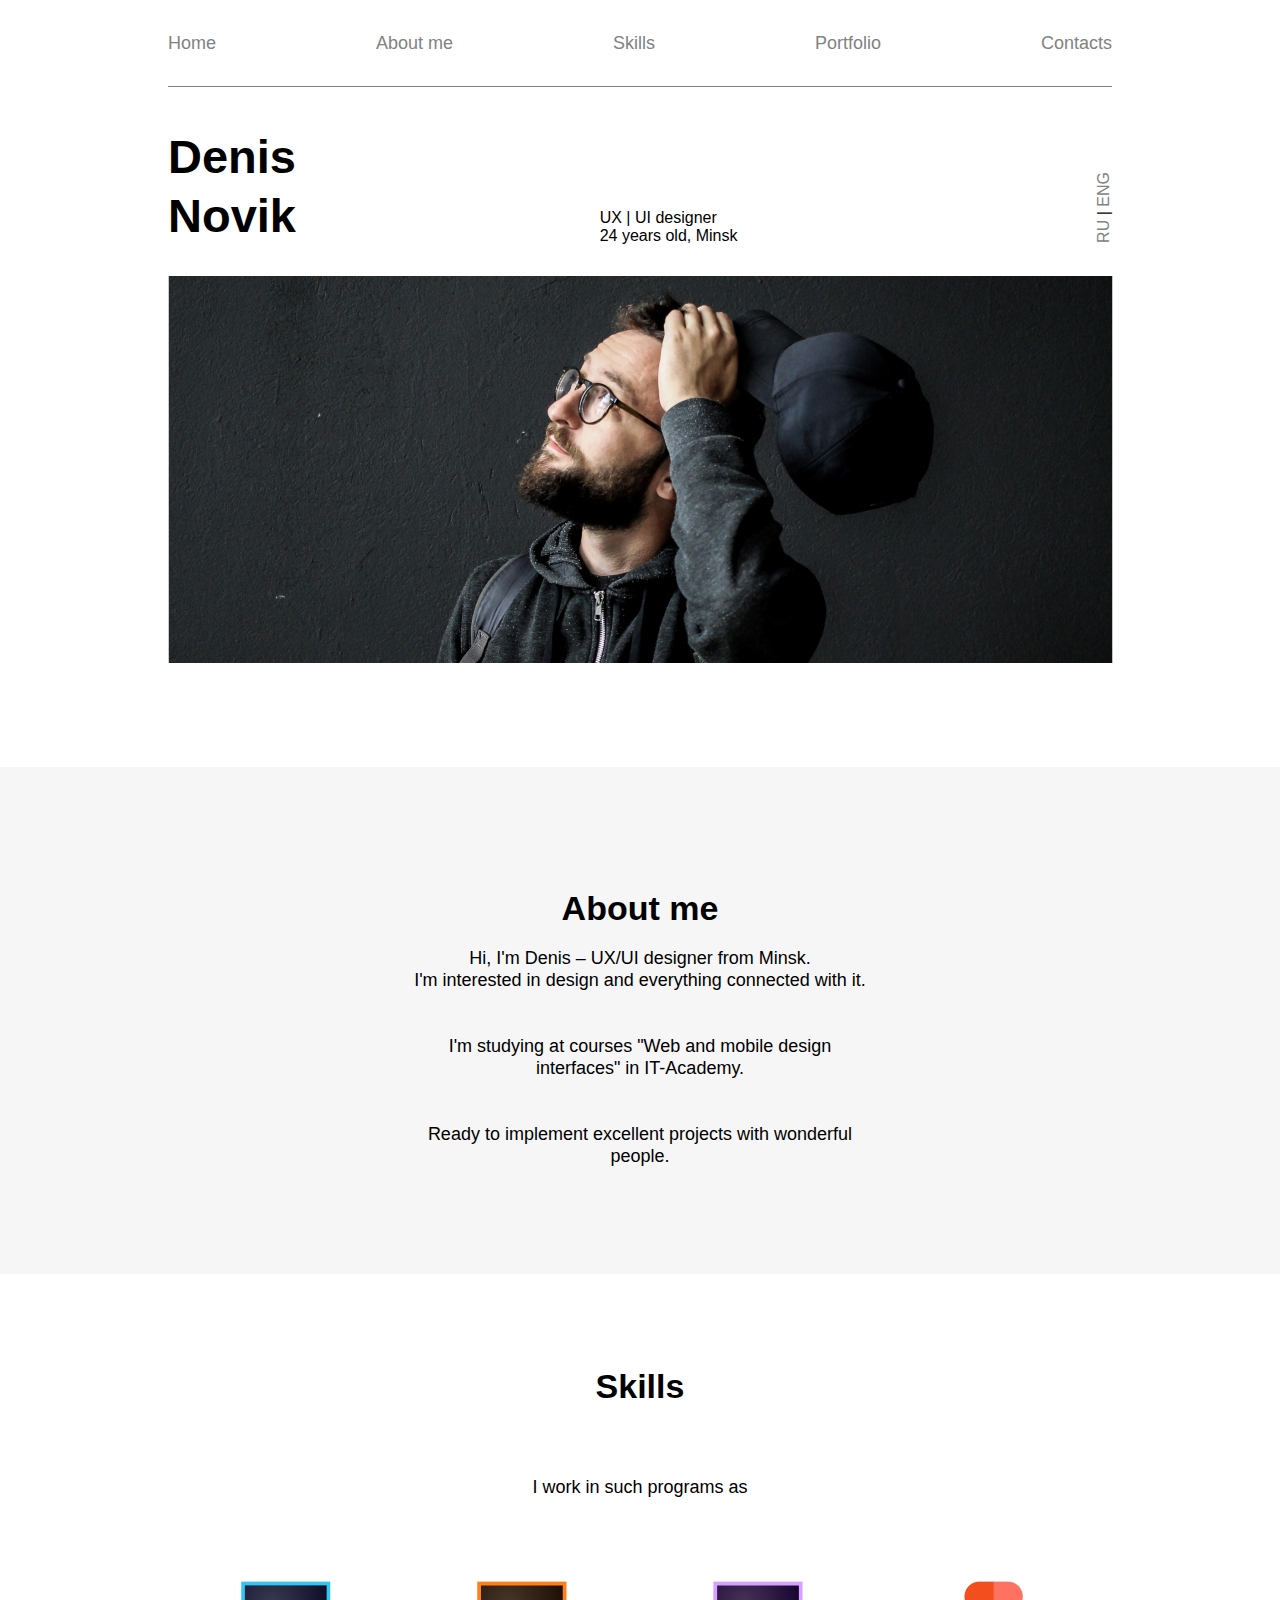
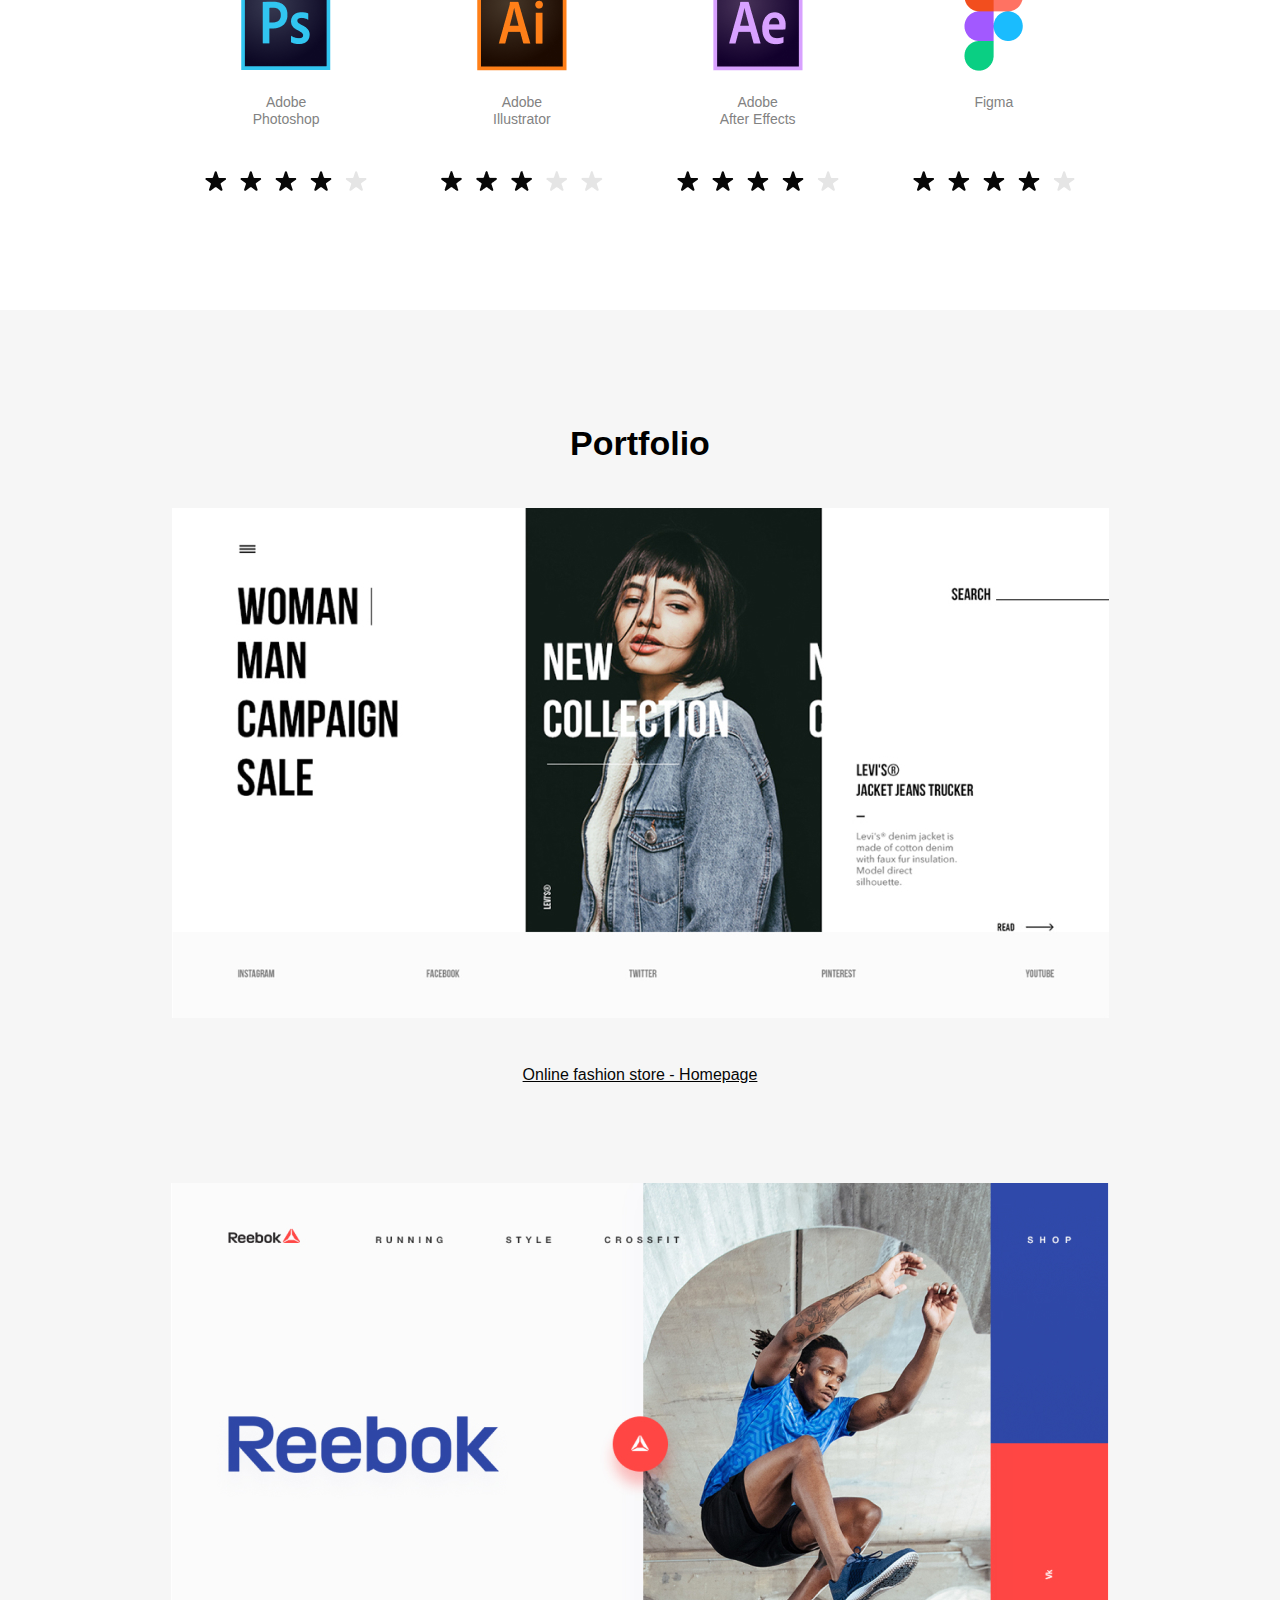
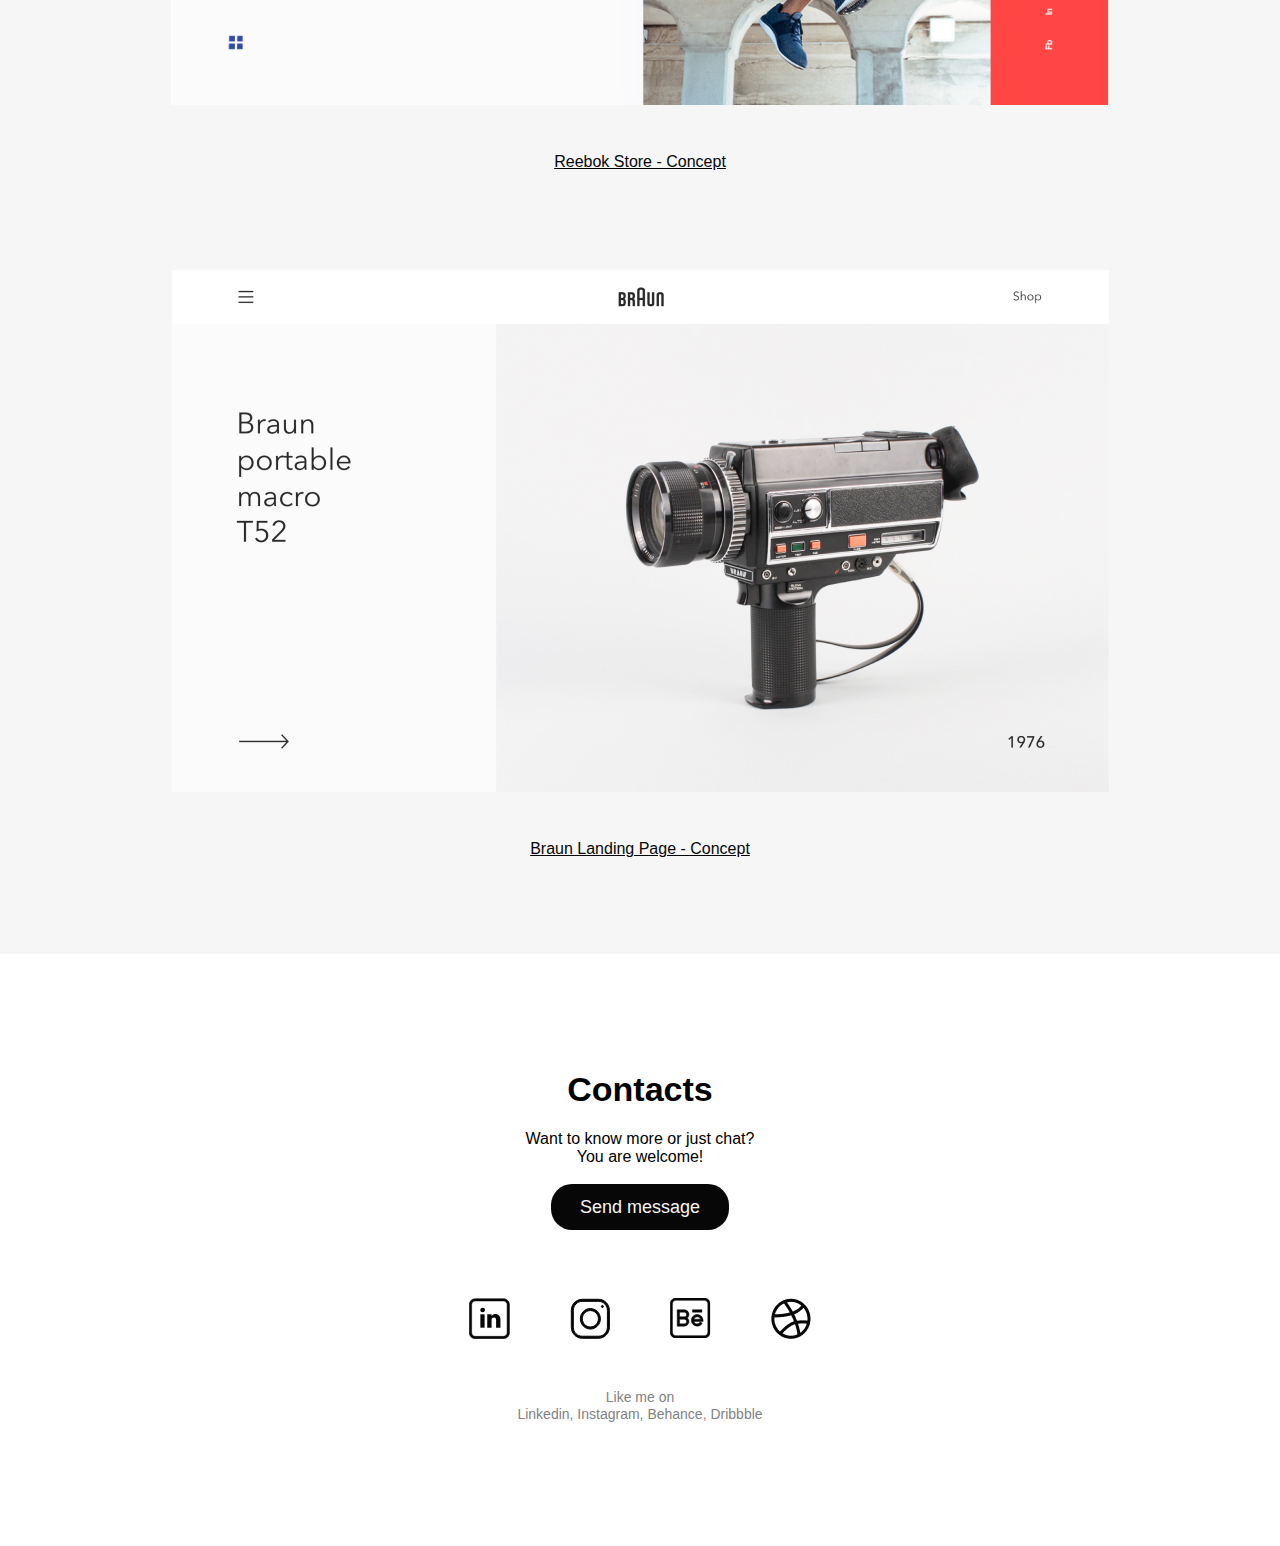
<file: index.html>
<!DOCTYPE html>
<html lang="en">

<head>
    <meta charset="UTF-8">
    <meta http-equiv="X-UA-Compatible" content="IE=edge">
    <meta name="viewport" content="width=device-width, initial-scale=1.0">
    <title>Denis Novik</title>
    <link rel="stylesheet" href="style.css" />
</head>

<body>

    <div class="overlay"></div>


    <header>
        <nav class="container">
            <ul class="nav-list">
                <li class="nav-item">
                    <a class="nav-link" href="#">Home</a>
                </li>
                <li class="nav-item">
                    <a class="nav-link" href="#about-me">About me</a>
                </li>
                <li class="nav-item">
                    <a class="nav-link" href="#skills">Skills</a>
                </li>
                <li class="nav-item">
                    <a class="nav-link" href="#portfolio">Portfolio</a>
                </li>
                <li class="nav-item">
                    <a class="nav-link" href="#contacts">Contacts</a>
                </li>
            </ul>
        </nav>
    </header>

    <main>
        <div class="container container-min">
            <ul class="nav-list-min">
                <li class="nav-item-min">
                    <a class="nav-link-min" href="#">Home</a>
                </li>
                <li class="nav-item-min">
                    <a class="nav-link-min" href="#about-me">About me</a>
                </li>
                <li class="nav-item-min">
                    <a class="nav-link-min" href="#skills">Skills</a>
                </li>
                <li class="nav-item-min">
                    <a class="nav-link-min" href="#portfolio">Portfolio</a>
                </li>
                <li class="nav-item-min">
                    <a class="nav-link-min" href="#contacts">Contacts</a>
                </li>
            </ul>
            <div class="container-min-btn">
                <div class="burger-closed">
                    <button id="closeBurgButton"><img src="img/burger_close.svg" alt=""></button>
                </div>
                <div class="switch-ru-eng-min">
                    <span><a href="index-ru.html" id="translateRu">RU</a> | <a href="index.html">ENG</a></span>
                </div>
            </div>

        </div>
        <div class="container">
            <div class="personality container">
                <h1 class="logo">Denis<br>Novik</h1>

                <div class="personality-discription">
                    UX | UI designer <br>
                    24 years old, Minsk
                </div>

                <div class="switch-ru-eng">
                    <span><a href="index-ru.html" id="translateRu">RU</a> | <a href="index.html">ENG</a></span>
                </div>
                <div class="burger">
                    <button id="burgButton"><img src="img/burger.svg" alt=""></button>
                </div>
            </div>
        </div>

        <div class="denis-foto container">
            <img src="img/DenisNovik_full.jpeg" alt="Foto: Denis Novik">
        </div>
        <div class="denis-foto-min">
            <img src="img/DenisNovik_small.jpeg" alt="Foto: Denis Novik">
        </div>

        </div>


        <section class="about-me" id="about-me">
            <h2>About me</h2>
            <div class="container about-me-container">
                <div class="about-me-description">
                    <p>Hi, I'm Denis – UX/UI designer from Minsk.<br>I'm interested in design and everything connected
                        with it.<br><br><br>I'm studying at courses "Web and mobile design interfaces" in
                        IT-Academy.<br><br><br>Ready to implement excellent projects with wonderful people.</p>
                </div>
            </div>
        </section>
        <section class="skills" id="skills">
            <h2>Skills</h2>
            <div class="container">
                <p class="skills-description">I work in such programs as</p>
                <ul class="skills-container">
                    <li class="skills-item">
                        <img src="img/ico Ps.png" alt="Ps">
                        <div>
                            <p class="skill-name">Adobe<br>Photoshop</p>
                            <div class="img-lvl-stars">
                                <img src="img/ico_4 stars.svg" alt="skill level 4 / 5">
                            </div>
                        </div>
                    </li>
                    <li class="skills-item">
                        <img src="img/ico Ai.png" alt="Ai">
                        <div>
                            <p class="skill-name">Adobe<br>Illustrator</p>
                            <div class="img-lvl-stars">
                                <img src="img/ico_3 stars.png" alt="skill level 3 / 5">
                            </div>
                        </div>
                    </li>
                    <li class="skills-item">
                        <img src="img/ico Ae.png" alt="Ae">
                        <div>
                            <p class="skill-name">Adobe<br>After Effects</p>
                            <div class="img-lvl-stars">
                                <img src="img/ico_4 stars.svg" alt="skill level 4 / 5">
                            </div>
                        </div>
                    </li>
                    <li class="skills-item">
                        <img src="img/ico Figma.png" alt="figma">
                        <div>
                            <p class="skill-name">Figma<br><br></p>
                            <div class="img-lvl-stars">
                                <img src="img/ico_4 stars.svg" alt="skill level 4 / 5">
                            </div>
                        </div>
                    </li>
                </ul>
            </div>
        </section>
        <section class="portfolio" id="portfolio">
            <h2>Portfolio</h2>
            <div class="container">
                <div class="portfolio-case">
                    <a href="#" class="portfolio-link-img">
                        <img src="img/Portfolio_fashion store.jpeg"
                            alt="Online fashion store - Homepage">
                    </a>
                    <a href="#" class="portfolio-link">Online fashion store - Homepage</a>
                </div>
                <div class="portfolio-case">
                    <a href="#" class="portfolio-link-img">
                        <img src="img/portfolio_Reebok Store.jpeg"
                            alt="Reebok Store - Concept">
                    </a>
                    <a href="#" class="portfolio-link">Reebok Store - Concept</a>
                </div>
                <div class="portfolio-case">
                    <a href="#" class="portfolio-link-img">
                        <img src="img/Portfolio_Braun Landing.jpeg"
                            alt="Braun Landing Page - Concept">
                    </a>
                    <a href="#" class="portfolio-link">Braun Landing Page - Concept</a>
                </div>
            </div>
        </section>
    </main>

    <footer id="contacts">
        <h2>Contacts</h2>
        <div class="container">
            <p class="contacts-description">Want to know more or just chat?<br>You are welcome!</p>
            <a href="mailto:#" class="send-me-button">Send message</a>
            <ul class="social-list">
                <li class="social-list-card">
                    <a href="https://ru.linkedin.com">
                        <img src="img/ico_linkedin.svg" alt="Linkedin">
                    </a>
                </li>
                <li class="social-list-card">
                    <a href="https://www.instagram.com">
                        <img src="img/ico_instagram.svg" alt="Instagram">
                    </a>
                </li>
                <li class="social-list-card">
                    <a href="https://www.behance.net" target="_blank">
                        <img src="img/ico_behance.svg" alt="`behance">
                    </a>
                </li>
                <li class="social-list-card">
                    <a href="https://dribbble.com" target="_blank">
                        <img src="img/ico_dribbble.png" alt="Dribbble">
                    </a>
                </li>
            </ul>
            <p class="contacts-link">Like me on <br>
                <a href="https://ru.linkedin.com" target="_blank">Linkedin</a>,
                <a href="https://www.instagram.com" target="_blank">Instagram</a>,
                <a href="https://www.behance.net" target="_blank">Behance</a>,
                <a href="https://dribbble.com" target="_blank">Dribbble</a>
            </p>
        </div>
    </footer>

    <script src="script-opn-btn.js"></script>

</body>

</html>
</file>
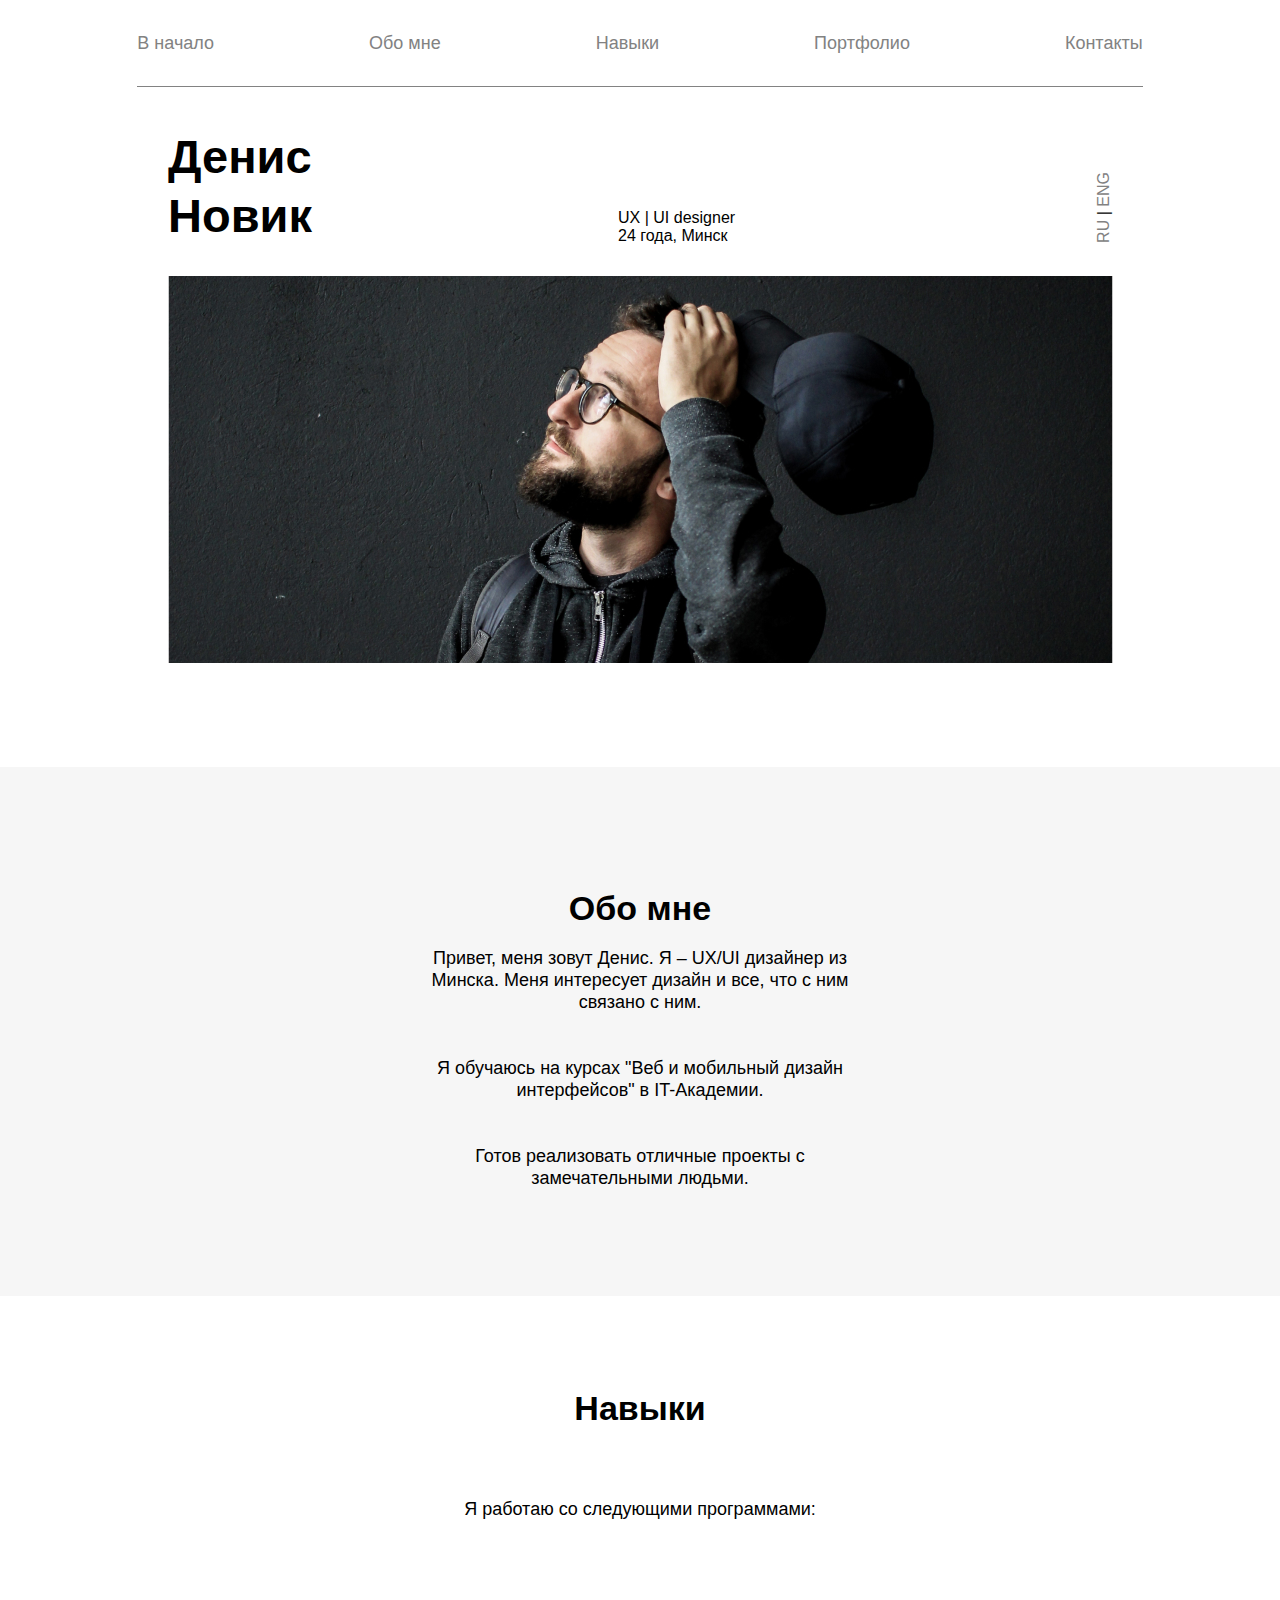
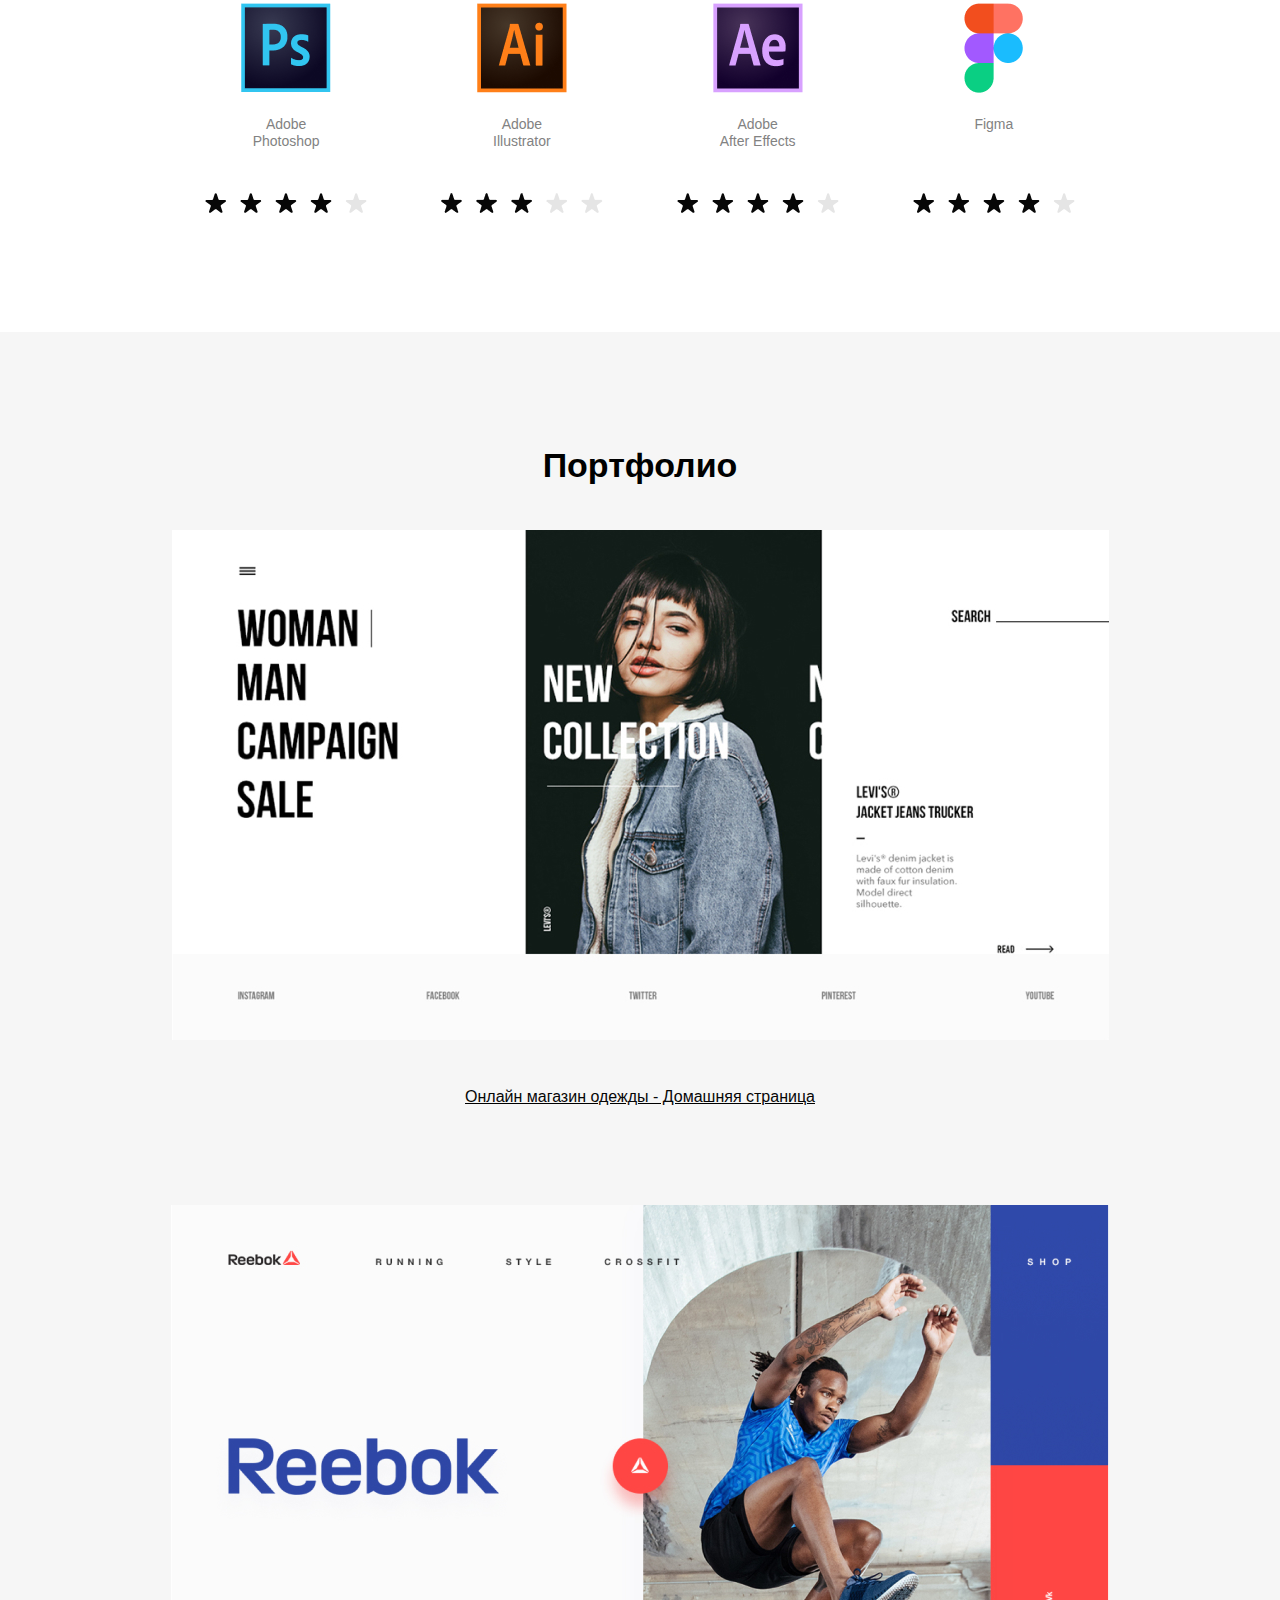
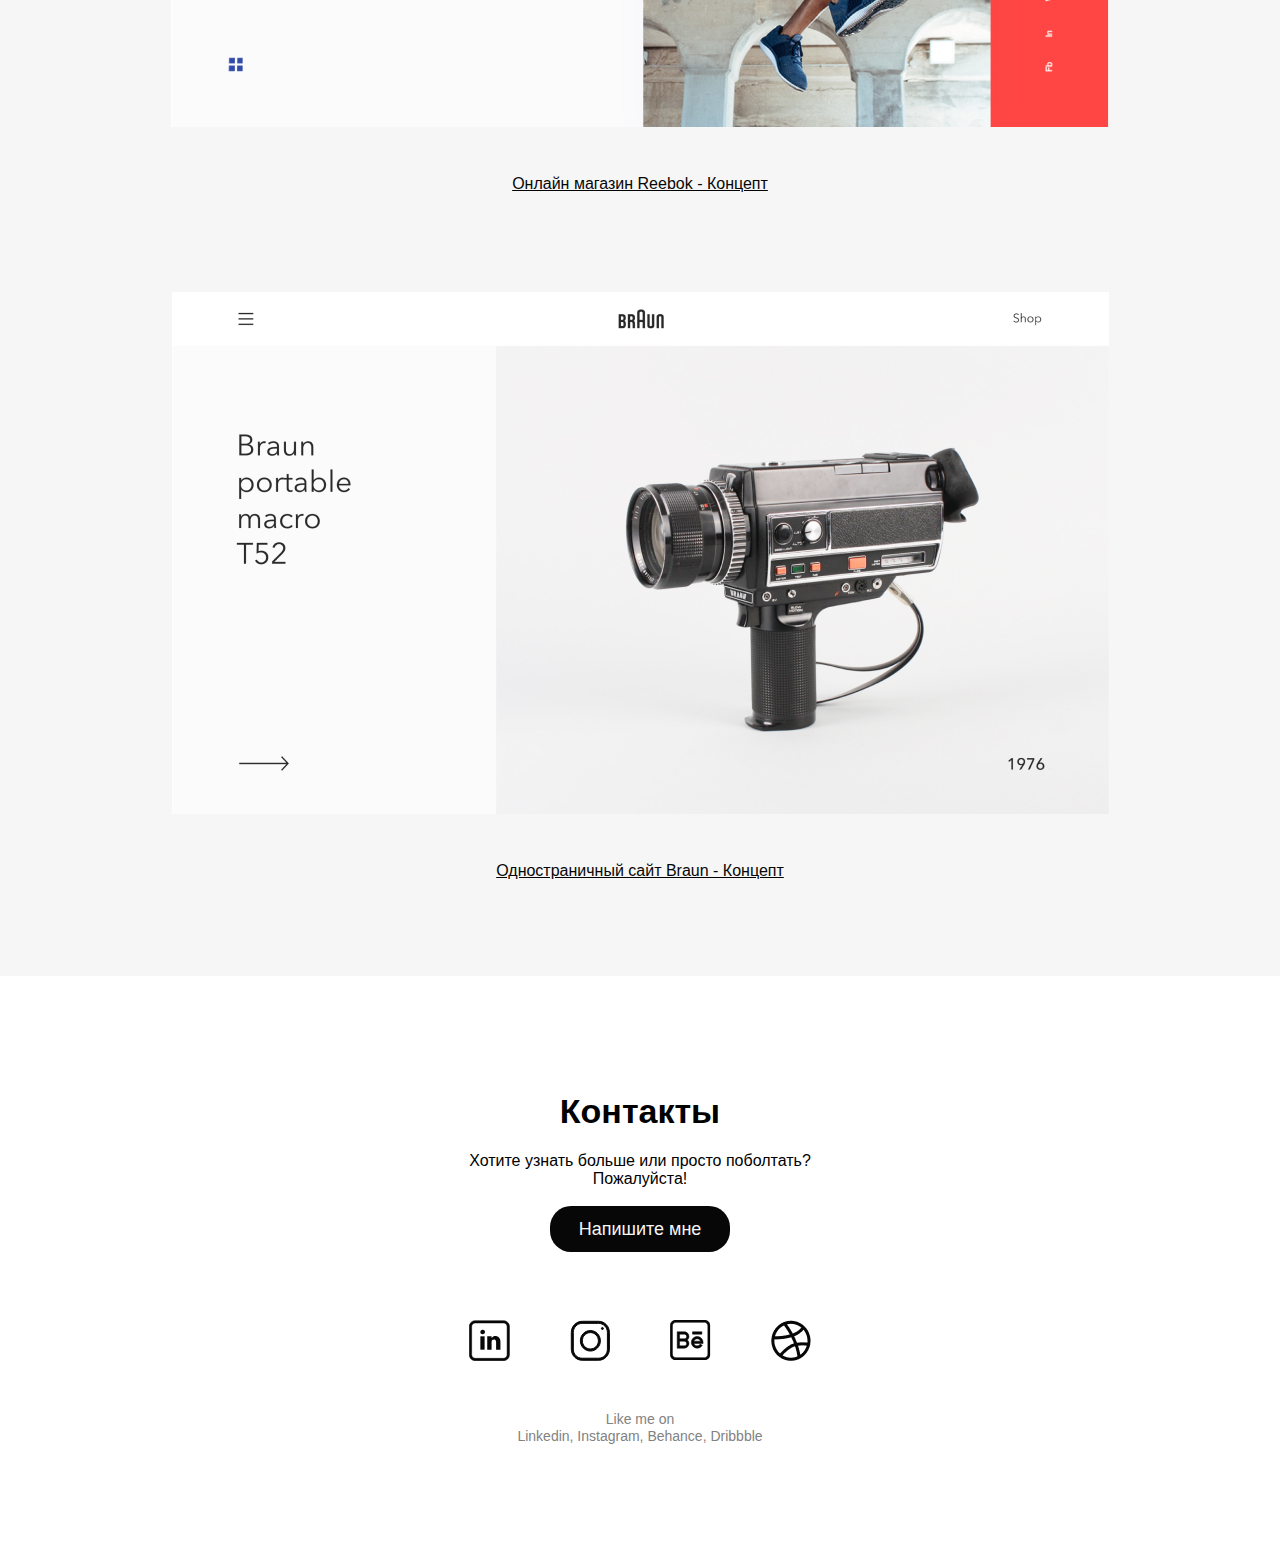
<file: index-ru.html>
<!DOCTYPE html>
<html lang="en">

<head>
    <meta charset="UTF-8">
    <meta http-equiv="X-UA-Compatible" content="IE=edge">
    <meta name="viewport" content="width=device-width, initial-scale=1.0">
    <title>Денис Новик</title>
    <link rel="stylesheet" href="style.css"/>
    
</head>

<body>

    <div class="overlay"></div>


    <header>
        <nav class="container">
            <ul class="nav-list">
                <li class="nav-item">
                    <a class="nav-link" href="#">В начало</a>
                </li>
                <li class="nav-item">
                    <a class="nav-link" href="#about-me">Обо мне</a>
                </li>
                <li class="nav-item">
                    <a class="nav-link" href="#skills">Навыки</a>
                </li>
                <li class="nav-item">
                    <a class="nav-link" href="#portfolio">Портфолио</a>
                </li>
                <li class="nav-item">
                    <a class="nav-link" href="#contacts">Контакты</a>
                </li>
            </ul>
        </nav>

    </header>

    <main>
        <div class="container container-min">
            <ul class="nav-list-min">
                <li class="nav-item-min">
                    <a class="nav-link-min" href="#">В начало</a>
                </li>
                <li class="nav-item-min">
                    <a class="nav-link-min" href="#about-me">Обо мне</a>
                </li>
                <li class="nav-item-min">
                    <a class="nav-link-min" href="#skills">Навыки</a>
                </li>
                <li class="nav-item-min">
                    <a class="nav-link-min" href="#portfolio">Портфолио</a>
                </li>
                <li class="nav-item-min">
                    <a class="nav-link-min" href="#contacts">Контакты</a>
                </li>
            </ul>
            <div class="container-min-btn">
                <div class="burger-closed">
                    <button id="closeBurgButton"><img src="img/burger_close.svg" alt=""></button>
                </div>
                <div class="switch-ru-eng-min">
                    <span><a href="index-ru.html" id="translateRu">RU</a> | <a href="index.html">ENG</a></span>
                </div>
            </div>

        </div>

        <div class="container">
            <div class="personality container">
                <h1 class="logo">Денис<br>Новик</h1>

                <div class="personality-discription">
                    UX | UI designer <br>
                    24 года, Минск
                </div>

                <div class="switch-ru-eng">
                    <span><a href="index-ru.html" id="translateRu">RU</a> | <a href="index.html">ENG</a></span>
                </div>
                <div class="burger">
                    <button id="burgButton"><img src="img/burger.svg" alt=""></button>
                </div>
            </div>
        </div>

        <div class="denis-foto container">
            <img src="img/DenisNovik_full.jpeg" alt="Foto: Denis Novik">
        </div>
        <div class="denis-foto-min">
            <img src="img/DenisNovik_small.jpeg" alt="Foto: Denis Novik">
        </div>

        </div>


        <section class="about-me" id="about-me">
            <h2>Обо мне</h2>
            <div class="container about-me-container">
                <div class="about-me-description">
                    <p>Привет, меня зовут Денис. Я – UX/UI дизайнер из Минска. Меня интересует дизайн и все, что с ним связано
                        с ним.<br><br><br>Я обучаюсь на курсах "Веб и мобильный дизайн интерфейсов" в IT-Академии.<br><br>
                        <br>Готов реализовать отличные проекты с замечательными людьми.</p>
                </div>
            </div>
        </section>
        <section class="skills" id="skills">
            <h2>Навыки</h2>
            <div class="container">
                <p class="skills-description">Я работаю со следующими программами:</p>
                <ul class="skills-container">
                    <li class="skills-item">
                        <img src="img/ico Ps.png" alt="Ps">
                        <div>
                            <p class="skill-name">Adobe<br>Photoshop</p>
                            <div class="img-lvl-stars">
                                <img src="img/ico_4 stars.svg" alt="skill level 4 / 5">
                            </div>
                        </div>
                    </li>
                    <li class="skills-item">
                        <img src="img/ico Ai.png" alt="Ai">
                        <div>
                            <p class="skill-name">Adobe<br>Illustrator</p>
                            <div class="img-lvl-stars">
                                <img src="img/ico_3 stars.png" alt="skill level 3 / 5">
                            </div>
                        </div>
                    </li>
                    <li class="skills-item">
                        <img src="img/ico Ae.png" alt="Ae">
                        <div>
                            <p class="skill-name">Adobe<br>After Effects</p>
                            <div class="img-lvl-stars">
                                <img src="img/ico_4 stars.svg" alt="skill level 4 / 5">
                            </div>
                        </div>
                    </li>
                    <li class="skills-item">
                        <img src="img/ico Figma.png" alt="figma">
                        <div>
                            <p class="skill-name">Figma<br><br></p>
                            <div class="img-lvl-stars">
                                <img src="img/ico_4 stars.svg" alt="skill level 4 / 5">
                            </div>
                        </div>
                    </li>
                </ul>
            </div>
        </section>
        <section class="portfolio" id="portfolio">
            <h2>Портфолио</h2>
            <div class="container">
                <div class="portfolio-case">
                    <a href="#" class="portfolio-link-img">
                        <img src="img/Portfolio_fashion store.jpeg"
                            alt="Online fashion store - Homepage">
                    </a>
                    <a href="#" class="portfolio-link">Онлайн магазин одежды - Домашняя страница</a>
                </div>
                <div class="portfolio-case">
                    <a href="#" class="portfolio-link-img">
                        <img src="img/portfolio_Reebok Store.jpeg"
                            alt="Reebok Store - Concept">
                    </a>
                    <a href="#" class="portfolio-link">Онлайн магазин Reebok - Концепт</a>
                </div>
                <div class="portfolio-case">
                    <a href="#" class="portfolio-link-img">
                        <img src="img/Portfolio_Braun Landing.jpeg"
                            alt="Braun Landing Page - Concept">
                    </a>
                    <a href="#" class="portfolio-link">Одностраничный сайт Braun - Концепт</a>
                </div>
            </div>
        </section>
    </main>

    <footer id="contacts">
        <h2>Контакты</h2>
        <div class="container">
            <p class="contacts-description">Хотите узнать больше или просто поболтать?<br>Пожалуйста!</p>
            <a href="mailto:#" class="send-me-button">Напишите мне</a>
            <ul class="social-list">
                <li class="social-list-card">
                    <a href="https://ru.linkedin.com">
                        <img src="img/ico_linkedin.svg" alt="Linkedin">
                    </a>
                </li>
                <li class="social-list-card">
                    <a href="https://www.instagram.com">
                        <img src="img/ico_instagram.svg" alt="Instagram">
                    </a>
                </li>
                <li class="social-list-card">
                    <a href="https://www.behance.net" target="_blank">
                        <img src="img/ico_behance.svg" alt="`behance">
                    </a>
                </li>
                <li class="social-list-card">
                    <a href="https://dribbble.com" target="_blank">
                        <img src="img/ico_dribbble.png" alt="Dribbble">
                    </a>
                </li>
            </ul>
            <p class="contacts-link">Like me on <br>
                <a href="https://ru.linkedin.com" target="_blank">Linkedin</a>,
                <a href="https://www.instagram.com" target="_blank">Instagram</a>,
                <a href="https://www.behance.net" target="_blank">Behance</a>,
                <a href="https://dribbble.com" target="_blank">Dribbble</a>
            </p>
        </div>
    </footer>

    <script src="script-opn-btn.js"></script>

</body>

</html>
</file>
<file: style.css>
@font-face {
    font-family: "Gilroy-Bold";
    src: url("../fonts/gilroy-bold-cufonfonts/Gilroy-Bold.ttf") format("ttf");
    font-weight: 400;
    font-style: normal;
    font-display: swap;
}

@font-face {
    font-family: "Gilroy-Medium";
    src: url("../fonts/gilroy-bold-cufonfonts/Gilroy-Medium.ttf") format("ttf");
    font-weight: 400;
    font-style: normal;
    font-display: swap;

}

.overlay {
    position: fixed;
    left: 0;
    top: 0;
    width: 100%;
    height: 100%;
    background-color: rgba(0, 0, 0, 0.5);
    z-index: 99;
    opacity: 0;
    visibility: hidden;
}

* {
    box-sizing: border-box;
    margin: 0px;
}

body {
    font-family: Gilroy-Medium, sans-serif;
    margin: 0;
    padding: 0;
    background: #FFFFFF;
    display: flex;
    flex-direction: column;
    flex-wrap: nowrap;
    justify-content: space-between;
    align-items: stretch;
    text-align: center;

}

a {
    text-decoration: none;
}


li>a:visited {
    font-family: Gilroy-Bold, sans-serif;
    font-size: 18px;
    line-height: 22px;
    color: #828282;
}

li>a:active {
    font-family: Gilroy-Bold, sans-serif;
    font-size: 18px;
    line-height: 22px;
    color: #828282;
}

header {
    background: #FFFFFF;
    display: flex;
    flex-direction: column;
    text-align: center;
    align-items: stretch;
    flex-wrap: nowrap;
    justify-content: flex-start;
    position: sticky;
    top: 0;
    z-index: 1;
}



main {
    background: #FFFFFF;
    display: flex;
    flex-direction: column;
    text-align: center;
    align-items: stretch;
    flex-wrap: nowrap;
    justify-content: flex-start;
}



.container {
    font-family: Gilroy-Medium, sans-serif;
    min-width: 944px;
    margin: 0 auto;
    padding: 0;
}

@media (max-width: 943px) {
    .container {
        min-width: 316px;
        margin: 0 auto;
        padding: 0;
    }
}

ul {
    margin: 0;
    padding: 0;
    list-style: none;
    font-family: Gilroy-Bold, sans-serif;
    font-size: 18px;
    line-height: 22px;
    text-decoration: none;
    color: #828282;
}


.nav-list {
    margin: 0;
    padding: 32px 0px 32px 0px;
    display: flex;
    flex-direction: row;
    justify-content: space-between;
    border-bottom: 1px solid #828282;
}

.nav-list li {
    margin: 0;
    padding-left: 155px;

}

.nav-item>a:hover {
    font-family: Gilroy-Bold, sans-serif;
    font-size: 18px;
    line-height: 22px;
    color: black;
    background-color: 0px 5px 40px rgba(0, 0, 0, 0.221);
    -webkit-text-shadow: 0px 5px 40px rgba(0, 0, 0, 0.1);
    text-shadow: 0px 5px 40px rgba(0, 0, 0, 0.221);
    -webkit-transition: box-shadow 0.5s ease-in-out;
    -o-transition: box-shadow 0.5s ease-in-out;
    transition: box-shadow 0.5s ease-in-out;
}

.nav-link {
    text-decoration: none; 
    font-family: Gilroy-Bold, sans-serif;
    font-size: 18px;
    line-height: 22px;
    color: #828282;
}

.nav-link:visited {
    text-decoration: none; 
    font-family: Gilroy-Bold, sans-serif;
    font-size: 18px;
    line-height: 22px;
    color: #828282;
}

.nav-item:first-child {
    padding-left: 0;
}

@media (max-width: 943px) {
    .nav-list {
        display: none;
    }
}

.personality {
    display: flex;
    flex-direction: row;
    justify-content: space-between;
    padding: 40px 0px 30px 0px;
    align-items: flex-end;
    position: relative;

}

@media (max-width: 943px) {
    .personality {
        flex-direction: column;
        justify-content: flex-start;
        padding: 40px 0px 30px 0px;
        align-items: flex-start;
    }
}

.container-min {
    display: none;
    height: 100vh;
    /* height: 812px; */
    justify-content: center;
    flex-direction: row;
}

.nav-list-min {
    font-family: Gilroy-Medium, sans-serif;
    font-size: 34px;
    line-height: 42px;
    min-width: 316px;
    margin: 0 auto;
    padding-left: 28px;
    display: flex;
    flex-direction: column;
    align-items: flex-start;
    justify-content: flex-start;
}

.nav-link-min {
    text-decoration: none; 
    font-family: Gilroy-Medium, sans-serif;
    font-size: 34px;
    line-height: 42px;
    color: #828282;
}
.nav-link-min:visited {
    text-decoration: none; 
    font-family: Gilroy-Bold, sans-serif;
    font-size: 34px;
    line-height: 42px;
    color: #828282;
}




.nav-item-min {
    padding-top: 67px;
}


.container-min-btn {
    padding-top: 67px;
    padding-right: 28px;
    display: flex;
    justify-content: space-between;
    flex-direction: column;
}

.burger-closed>button {
    border: none;
    background: transparent;
    padding: 0;
    margin: 0;
}

/* .burger-closed {

    position: absolute;
    top: 67px;
    right: 26px;
} */

.switch-ru-eng-min {
    padding-bottom: 28px;
}

.switch-ru-eng-min>span {
    font-size: 34px;
    line-height: 42px;
    color: #070707;
    white-space: nowrap;

    writing-mode: vertical-rl;

}


.switch-ru-eng-min>span>a {
    font-family: Gilroy-Bold, sans-serif;
    font-size: 34px;
    line-height: 42px;
    color: #828282;
}


.switch-ru-eng-min>span>a:active {
    color: #070707;
}

.switch-ru-eng-min>span>a:hover {
    color: #070707;
}







h1 {
    font-family: Gilroy-Bold, sans-serif;
    font-size: 47px;
    line-height: 59px;
    letter-spacing: 0em;
    text-align: left;
    margin: 0;
    padding: 0;
}

.personality-discription {
    text-align: left;
}

@media (max-width: 943px) {
    .personality-discription {
        padding-top: 23px;
    }
}

.switch-ru-eng {
    padding-top: 55px;
    display: block;
    transform: rotate(-90deg);

}

.switch-ru-eng>span>a {
    font-family: Gilroy-Bold, sans-serif;
    font-size: 16px;
    line-height: 20px;
    color: #828282;
}


.switch-ru-eng>span>a:active {
    color: #070707;
}

.switch-ru-eng>span>a:hover {
    color: #070707;
}





@media (max-width: 943px) {
    .switch-ru-eng {
        display: none;
    }
}

.burger {
    display: none;
}

.burger>button {
    border: none;
    background: transparent;
    padding: 0;
    margin: 0;
}

@media (max-width: 943px) {
    .burger {
        display: block;
        position: absolute;
        right: 0;
    }
}





.denis-foto {
    display: flex;
    justify-content: center;
    padding-bottom: 104px;
}

.denis-foto>img {
    width: 100%;
    height: 100%;
    object-fit: contain;
}

.denis-foto-min {
    display: none;
}

.denis-foto-min>img {
    /* width: 100%;
    height: 100%; */
    object-fit: contain;
}


@media (max-width: 943px) {
    .denis-foto {
        display: none;
    }

    .denis-foto-min {
        justify-content: center;
        padding-bottom: 104px;
        display: flex;
    }
}

.about-me {
    padding-top: 120px;
    padding-bottom: 107px;
    display: flex;
    flex-direction: column;
    flex-wrap: nowrap;
    justify-content: space-between;
    align-items: stretch;
    background: #F6F6F6;
    text-align: center;
}

.about-me-container {
    display: flex;
    flex-direction: column;
    flex-wrap: nowrap;
    justify-content: space-between;
    align-items: center;
    text-align: center;

}

h2 {
    margin: 0;
    padding: 0;
    font-family: Gilroy-Bold, sans-serif;
    font-size: 34px;
    line-height: 42px;
    text-align: center;
}

.about-me-description {
    Width: 49%;
    padding-top: 18px;
    font-family: Gilroy-Medium, sans-serif;
    font-size: 18px;
    line-height: 22px;
    display: flex;
    flex-direction: column;
    flex-wrap: nowrap;
    justify-content: space-between;
    align-items: center;
    text-align: center;


}

/* .about-me-description > p {
    margin: 0;
    padding: 0px 29px 0px 30px;
    text-align: justify-all;
} */

.skills {
    padding-top: 91px;
    padding-bottom: 110px;
    display: flex;
    flex-direction: column;
    flex-wrap: nowrap;
    justify-content: space-between;
    align-items: center;
    background: #FFFFFF;
    text-align: center;
}

.skills-container {
    margin: 0;
    padding: 0;
    display: flex;
    flex-direction: row;
    flex-wrap: nowrap;
    justify-content: space-around;
    text-align: center;
    align-items: flex-start;
}

@media (max-width: 943px) {
    .skills-container {
        margin: 0;
        padding: 0;
        display: flex;
        flex-direction: column;
        flex-wrap: nowrap;
        justify-content: flex-start;
        text-align: center;
        align-items: center;
    }


}

.skills-description {
    margin: 0;
    padding: 0;
    padding-top: 69px;
    padding-bottom: 83px;
    font-family: Gilroy-Medium, sans-serif;
    font-size: 18px;
    line-height: 22px;
    text-align: center;
}

.skills-item {

    display: flex;
    flex-direction: column;
    flex-wrap: nowrap;
    justify-content: space-between;
    text-align: center;
    align-items: center;

}

@media (max-width: 943px) {
    .skills-item {
        padding-bottom: 80px;
    }
}

@media (max-width: 943px) {
    .skills-item:last-child {
        padding-bottom: 0px;
    }
}



.img-lvl-stars {
    padding-top: 40px;
}

@media (max-width: 943px) {
    .img-lvl-stars {
        padding-top: 40px;
    }
}

.skill-name {
    text-align: center;
    font-family: Gilroy-Medium, sans-serif;
    font-size: 14px;
    line-height: 17px;
    text-align: center;
    padding-top: 23px;
}

.portfolio {
    padding-top: 112px;
    padding-bottom: 96px;
    display: flex;
    flex-direction: column;
    text-align: center;
    align-items: center;
    background: #F6F6F6;
    flex-wrap: nowrap;
    justify-content: flex-start;
}

.portfolio-case {
    padding-bottom: 99px;
    display: flex;
    flex-direction: column;
    text-align: center;
    align-items: center;
    background: #F6F6F6;
    flex-wrap: nowrap;
    justify-content: flex-start;
}

.portfolio-case:first-child {
    padding-top: 44px;
}

.portfolio-case:last-child {
    padding-bottom: 0px;
}

.portfolio-link {
    margin: 0;
    padding: 0;
    margin-top: 44px;
    text-decoration: none;
    color: #070707;
    text-decoration: underline black;
}

.portfolio-link:hover {
    color: #828282;
    text-decoration: underline #828282;
}

.portfolio-link-img:hover {
    background-color: 0px 5px 40px rgba(0, 0, 0, 0.221);
    -webkit-box-shadow: 0px 5px 40px rgba(0, 0, 0, 0.1);
    box-shadow: 0px 5px 40px rgba(0, 0, 0, 0.221);
    -webkit-transition: box-shadow 0.5s ease-in-out;
    -o-transition: box-shadow 0.5s ease-in-out;
    transition: box-shadow 0.5s ease-in-out;
}

.portfolio-case>a>img {
    width: 100%;
    height: 100%;
    object-fit: contain;
}


footer {
    padding-top: 114px;
    padding-bottom: 123px;
    display: flex;
    flex-direction: column;
    text-align: center;
    align-items: center;
}

@media (max-width: 943px) {
    footer {
        padding-top: 82px;

    }
}



.contacts-description {
    margin: 0;
    padding-top: 20px;
    padding-bottom: 30px;
}

.send-me-button {
    text-decoration: none;
    font-family: Gilroy-Bold, sans-serif;
    font-size: 18px;
    line-height: 22px;
    text-align: center;
    padding: 13px 29px 13px 29px;
    background: #070707;
    color: #F6F6F6;
    border-radius: 21px;
}

@media (max-width: 943px) {
    .send-me-button {
        padding: 12px 97px 12px 97px;
    }
}



.send-me-button:hover {
    background-color: 0px 5px 40px rgba(0, 0, 0, 0.221);
    -webkit-box-shadow: 0px 5px 40px rgba(0, 0, 0, 0.1);
    box-shadow: 0px 5px 40px rgba(0, 0, 0, 0.221);
    -webkit-transition: box-shadow 0.5s ease-in-out;
    -o-transition: box-shadow 0.5s ease-in-out;
    transition: box-shadow 0.5s ease-in-out;
}


.social-list {
    display: flex;
    flex-direction: row;
    flex-wrap: nowrap;
    justify-content: center;
    text-align: center;
    align-items: flex-start;
    padding-top: 80px;
}

.social-list-card {
    padding-right: 60px;
}

.social-list-card:last-child {
    padding: 0px;
}

.social-list-card>a>img:hover {
    border-radius: 10%;
    background-color: 0px 5px 40px rgba(0, 0, 0, 0.221);
    -webkit-box-shadow: 0px 5px 40px rgba(0, 0, 0, 0.1);
    box-shadow: 0px 5px 40px rgba(0, 0, 0, 0.221);
    -webkit-transition: box-shadow 0.5s ease-in-out;
    -o-transition: box-shadow 0.5s ease-in-out;
    transition: box-shadow 0.5s ease-in-out;
}

.social-list-card:nth-child(2)>a>img:hover {
    border-radius: 30%;
}

.social-list-card:last-child>a>img:hover {
    border-radius: 50%;
}



.contacts-link {
    text-decoration: none;
    font-family: Gilroy-Medium, sans-serif;
    font-size: 14px;
    line-height: 17px;
    text-align: center;
    color: #828282;
    padding-top: 45px;
}

@media (max-width: 943px) {
    .contacts-link {
        font-size: 18px;
        line-height: 22px;
    }
}

.contacts-link>a {
    text-decoration: none;
    color: #828282;
}

.contacts-link>a:hover {
    text-decoration: none;
    color: #070707;
}
</file>
